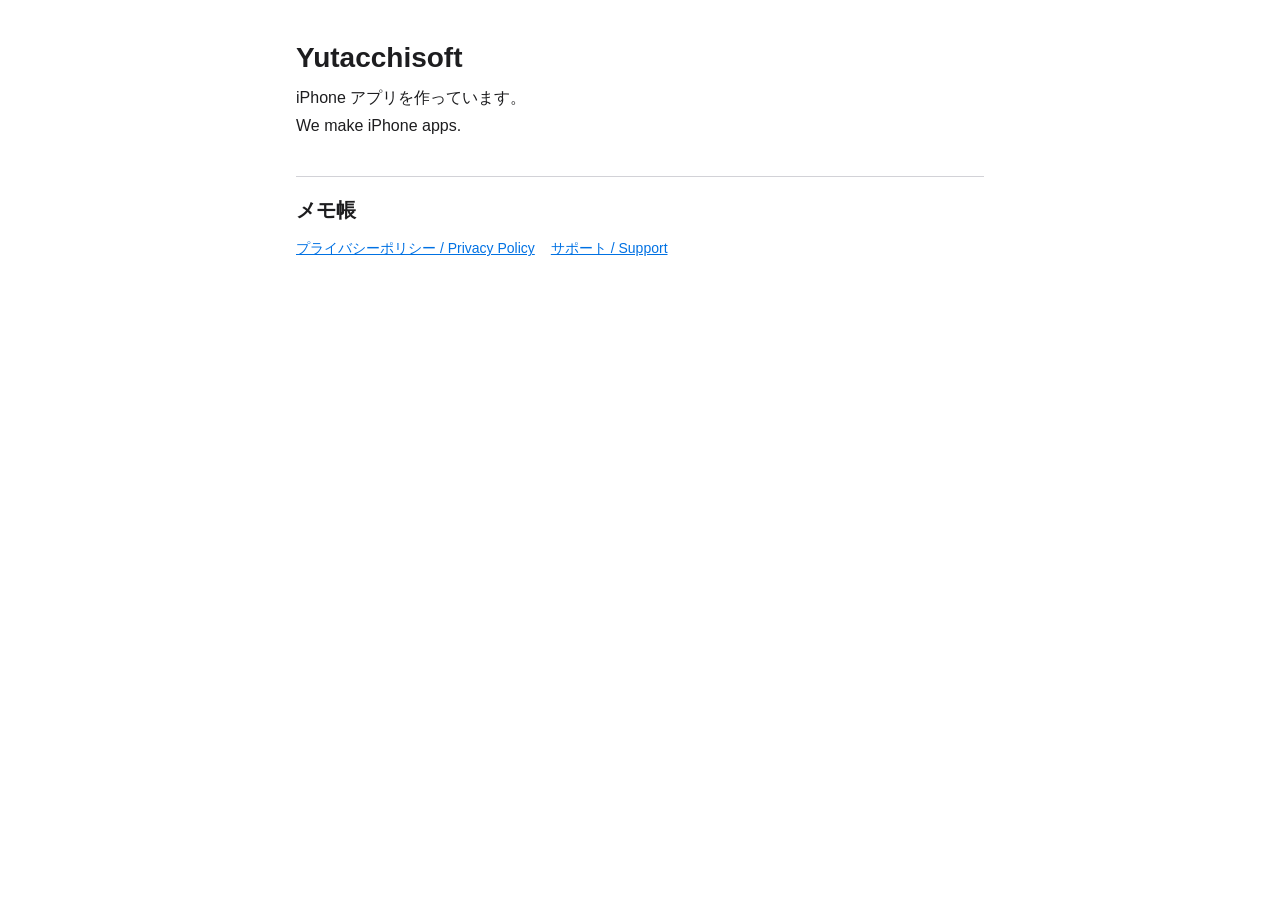
<file: index.html>
<!doctype html>
<html lang="ja">
<head>
<meta charset="utf-8">
<meta name="viewport" content="width=device-width, initial-scale=1">
<title>Yutacchisoft</title>
<link rel="stylesheet" href="style.css">
</head>
<body>
<main>
<h1>Yutacchisoft</h1>
<p>iPhone アプリを作っています。<br>We make iPhone apps.</p>
<h2>メモ帳</h2>
<nav><a href="memoapp/privacy.html">プライバシーポリシー / Privacy Policy</a><a href="memoapp/support.html">サポート / Support</a></nav>
</main>
</body>
</html>
</file>
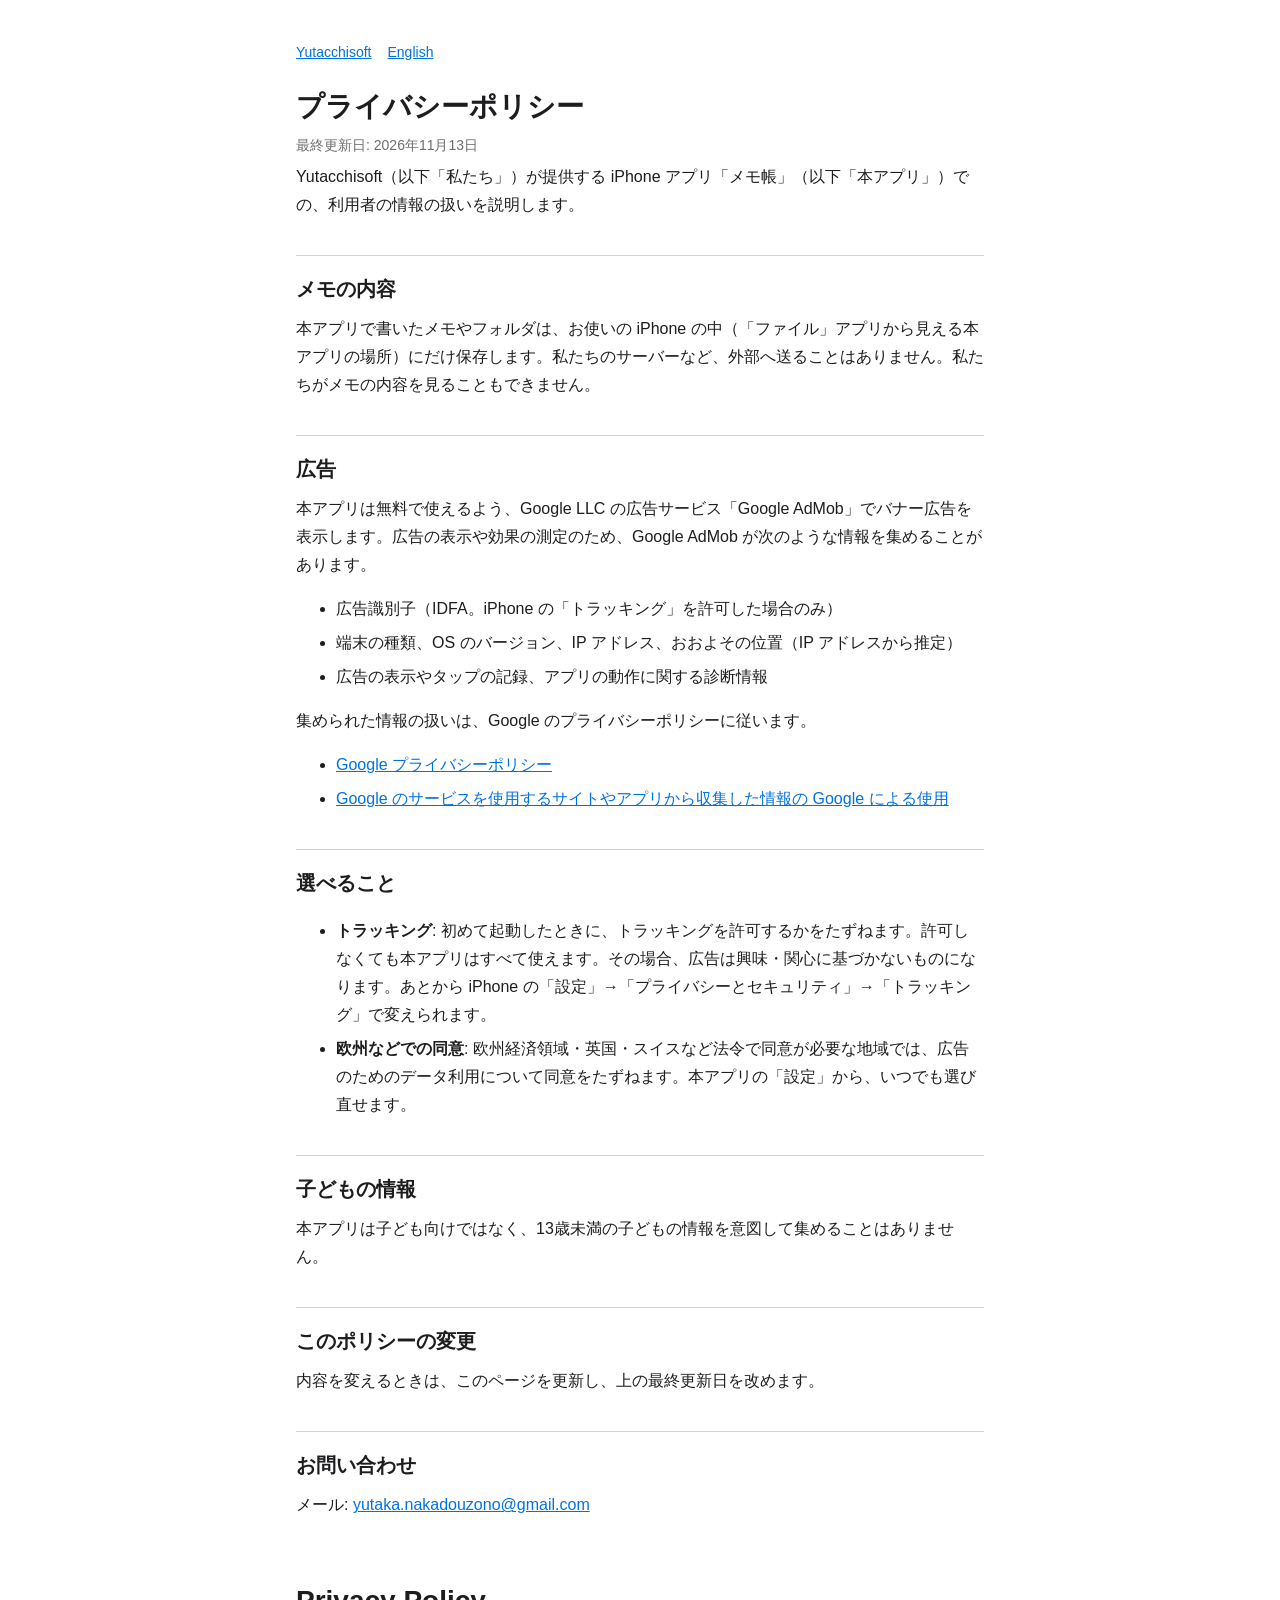
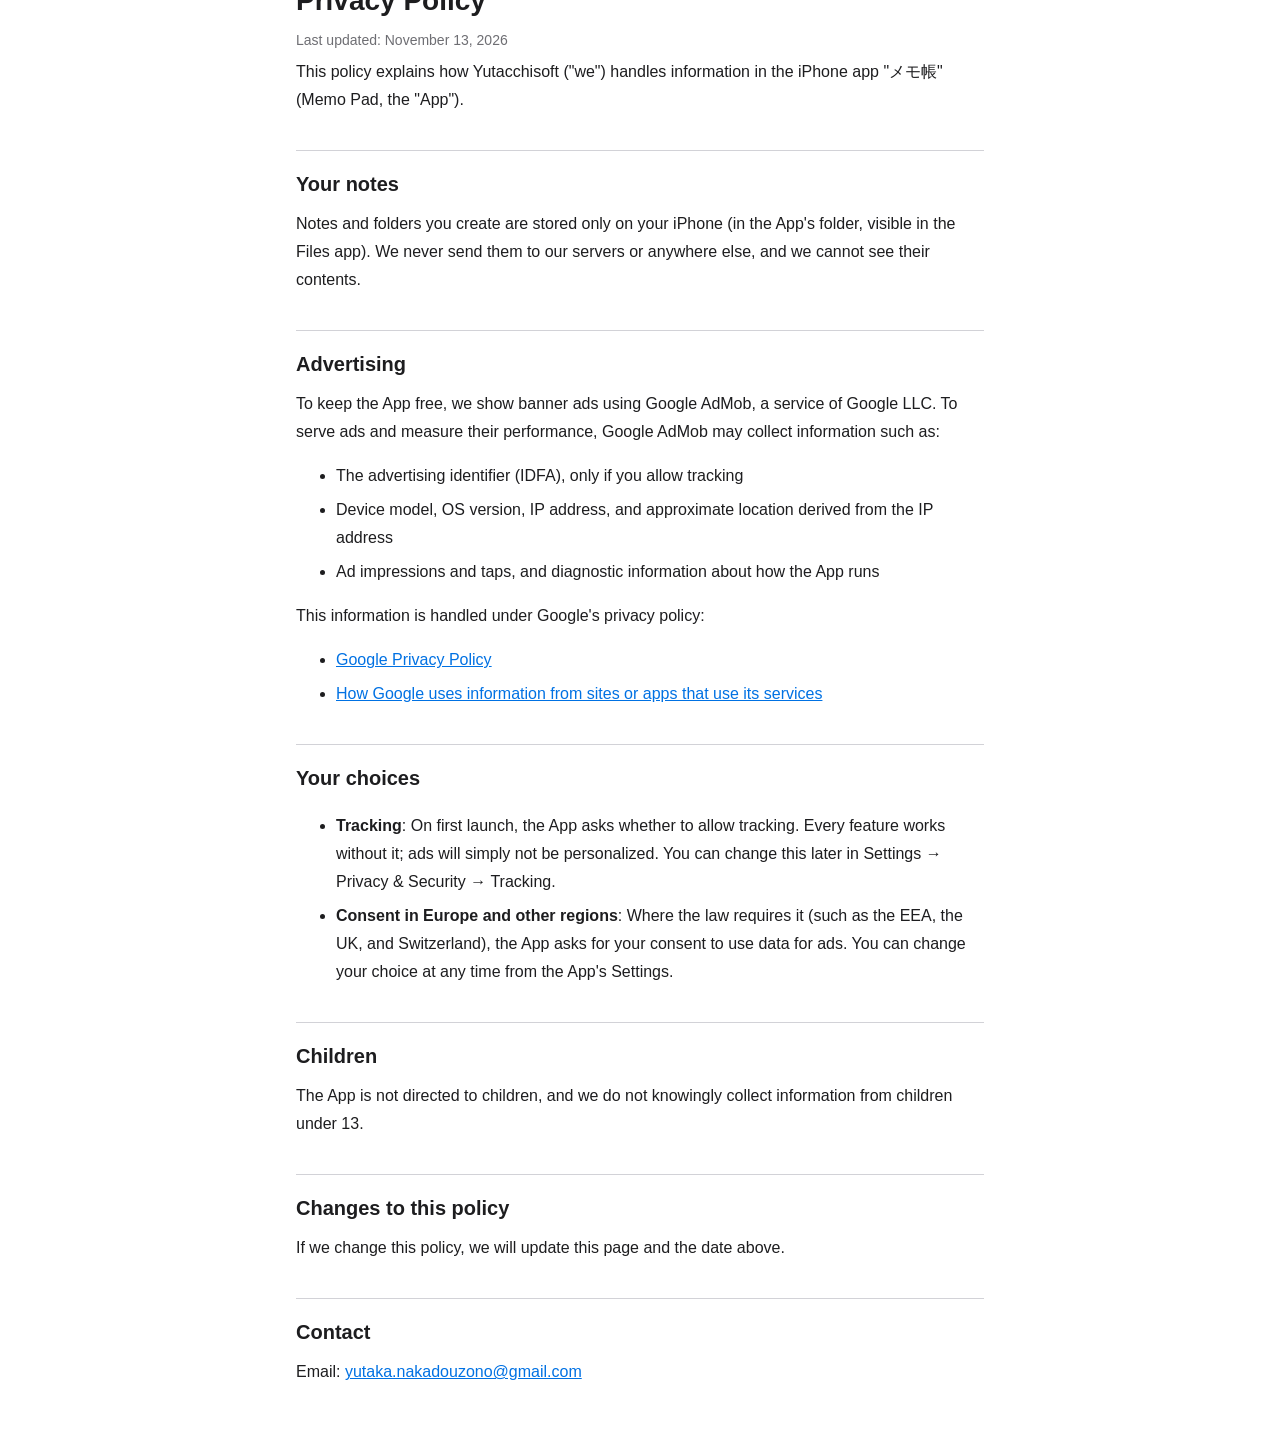
<file: memoapp/privacy.html>
<!doctype html>
<html lang="ja">
<head>
<meta charset="utf-8">
<meta name="viewport" content="width=device-width, initial-scale=1">
<title>プライバシーポリシー</title>
<link rel="stylesheet" href="../style.css">
</head>
<body>
<main>
<nav><a href="../index.html">Yutacchisoft</a><a href="#en">English</a></nav>
<h1>プライバシーポリシー</h1>
<p class="muted">最終更新日: 2026年11月13日</p>
<p>Yutacchisoft（以下「私たち」）が提供する iPhone アプリ「メモ帳」（以下「本アプリ」）での、利用者の情報の扱いを説明します。</p>

<h2>メモの内容</h2>
<p>本アプリで書いたメモやフォルダは、お使いの iPhone の中（「ファイル」アプリから見える本アプリの場所）にだけ保存します。私たちのサーバーなど、外部へ送ることはありません。私たちがメモの内容を見ることもできません。</p>

<h2>広告</h2>
<p>本アプリは無料で使えるよう、Google LLC の広告サービス「Google AdMob」でバナー広告を表示します。広告の表示や効果の測定のため、Google AdMob が次のような情報を集めることがあります。</p>
<ul>
<li>広告識別子（IDFA。iPhone の「トラッキング」を許可した場合のみ）</li>
<li>端末の種類、OS のバージョン、IP アドレス、おおよその位置（IP アドレスから推定）</li>
<li>広告の表示やタップの記録、アプリの動作に関する診断情報</li>
</ul>
<p>集められた情報の扱いは、Google のプライバシーポリシーに従います。</p>
<ul>
<li><a href="https://policies.google.com/privacy">Google プライバシーポリシー</a></li>
<li><a href="https://policies.google.com/technologies/partner-sites">Google のサービスを使用するサイトやアプリから収集した情報の Google による使用</a></li>
</ul>

<h2>選べること</h2>
<ul>
<li><strong>トラッキング</strong>: 初めて起動したときに、トラッキングを許可するかをたずねます。許可しなくても本アプリはすべて使えます。その場合、広告は興味・関心に基づかないものになります。あとから iPhone の「設定」→「プライバシーとセキュリティ」→「トラッキング」で変えられます。</li>
<li><strong>欧州などでの同意</strong>: 欧州経済領域・英国・スイスなど法令で同意が必要な地域では、広告のためのデータ利用について同意をたずねます。本アプリの「設定」から、いつでも選び直せます。</li>
</ul>

<h2>子どもの情報</h2>
<p>本アプリは子ども向けではなく、13歳未満の子どもの情報を意図して集めることはありません。</p>

<h2>このポリシーの変更</h2>
<p>内容を変えるときは、このページを更新し、上の最終更新日を改めます。</p>

<h2>お問い合わせ</h2>
<p>メール: <a href="mailto:yutaka.nakadouzono@gmail.com">yutaka.nakadouzono@gmail.com</a></p>

<h1 id="en" style="margin-top:64px">Privacy Policy</h1>
<p class="muted">Last updated: November 13, 2026</p>
<p>This policy explains how Yutacchisoft ("we") handles information in the iPhone app "メモ帳" (Memo Pad, the "App").</p>

<h2>Your notes</h2>
<p>Notes and folders you create are stored only on your iPhone (in the App's folder, visible in the Files app). We never send them to our servers or anywhere else, and we cannot see their contents.</p>

<h2>Advertising</h2>
<p>To keep the App free, we show banner ads using Google AdMob, a service of Google LLC. To serve ads and measure their performance, Google AdMob may collect information such as:</p>
<ul>
<li>The advertising identifier (IDFA), only if you allow tracking</li>
<li>Device model, OS version, IP address, and approximate location derived from the IP address</li>
<li>Ad impressions and taps, and diagnostic information about how the App runs</li>
</ul>
<p>This information is handled under Google's privacy policy:</p>
<ul>
<li><a href="https://policies.google.com/privacy">Google Privacy Policy</a></li>
<li><a href="https://policies.google.com/technologies/partner-sites">How Google uses information from sites or apps that use its services</a></li>
</ul>

<h2>Your choices</h2>
<ul>
<li><strong>Tracking</strong>: On first launch, the App asks whether to allow tracking. Every feature works without it; ads will simply not be personalized. You can change this later in Settings → Privacy &amp; Security → Tracking.</li>
<li><strong>Consent in Europe and other regions</strong>: Where the law requires it (such as the EEA, the UK, and Switzerland), the App asks for your consent to use data for ads. You can change your choice at any time from the App's Settings.</li>
</ul>

<h2>Children</h2>
<p>The App is not directed to children, and we do not knowingly collect information from children under 13.</p>

<h2>Changes to this policy</h2>
<p>If we change this policy, we will update this page and the date above.</p>

<h2>Contact</h2>
<p>Email: <a href="mailto:yutaka.nakadouzono@gmail.com">yutaka.nakadouzono@gmail.com</a></p>
</main>
</body>
</html>
</file>
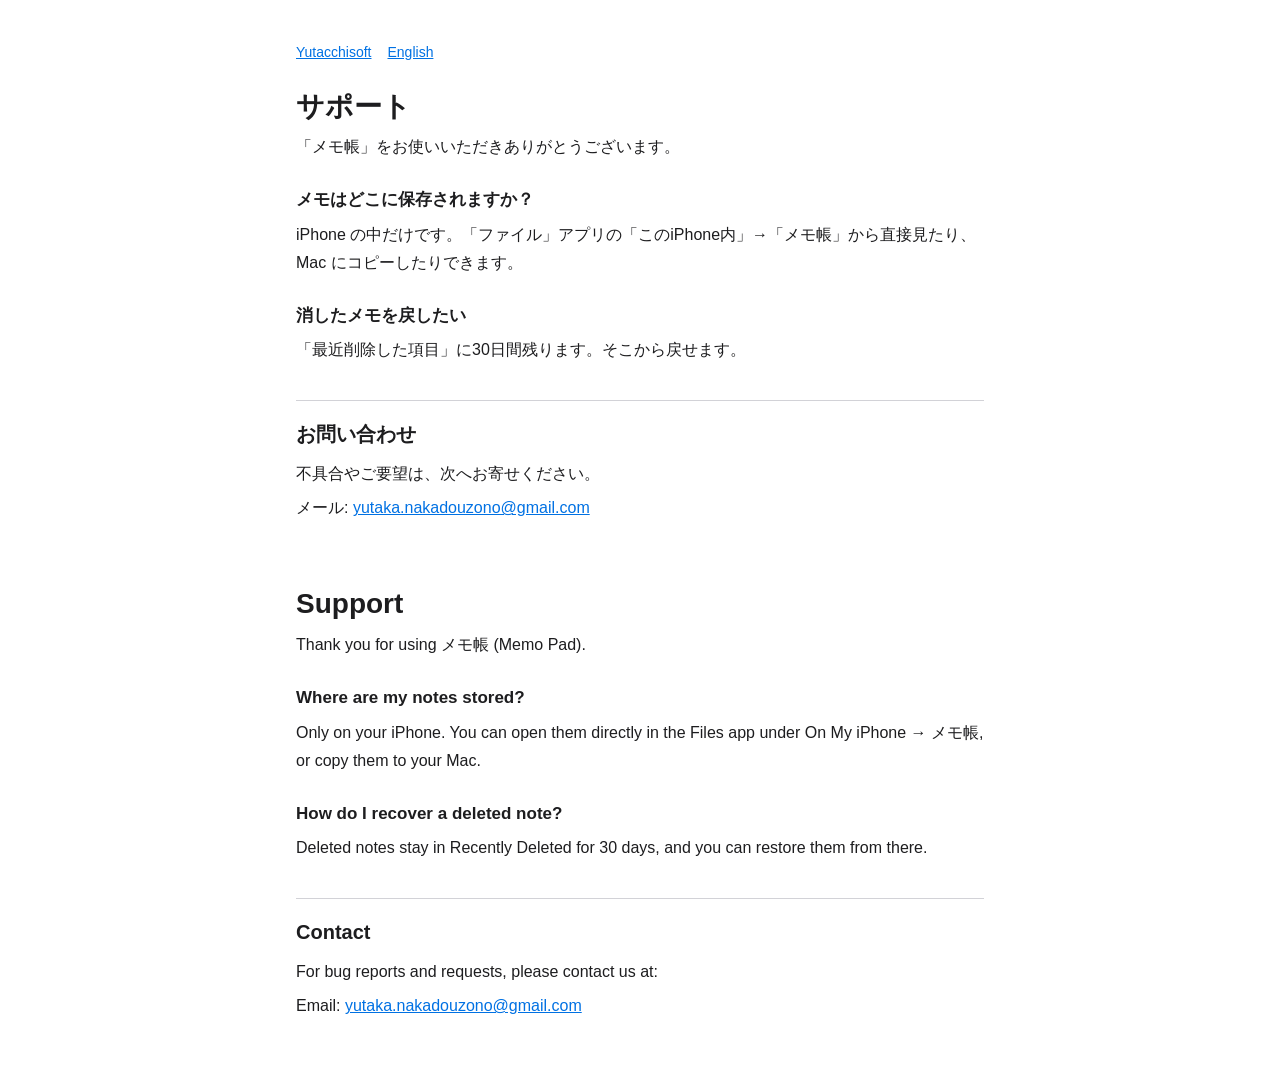
<file: memoapp/support.html>
<!doctype html>
<html lang="ja">
<head>
<meta charset="utf-8">
<meta name="viewport" content="width=device-width, initial-scale=1">
<title>サポート</title>
<link rel="stylesheet" href="../style.css">
</head>
<body>
<main>
<nav><a href="../index.html">Yutacchisoft</a><a href="#en">English</a></nav>
<h1>サポート</h1>
<p>「メモ帳」をお使いいただきありがとうございます。</p>
<h3>メモはどこに保存されますか？</h3>
<p>iPhone の中だけです。「ファイル」アプリの「このiPhone内」→「メモ帳」から直接見たり、Mac にコピーしたりできます。</p>
<h3>消したメモを戻したい</h3>
<p>「最近削除した項目」に30日間残ります。そこから戻せます。</p>
<h2>お問い合わせ</h2>
<p>不具合やご要望は、次へお寄せください。</p>
<p>メール: <a href="mailto:yutaka.nakadouzono@gmail.com">yutaka.nakadouzono@gmail.com</a></p>

<h1 id="en" style="margin-top:64px">Support</h1>
<p>Thank you for using メモ帳 (Memo Pad).</p>
<h3>Where are my notes stored?</h3>
<p>Only on your iPhone. You can open them directly in the Files app under On My iPhone → メモ帳, or copy them to your Mac.</p>
<h3>How do I recover a deleted note?</h3>
<p>Deleted notes stay in Recently Deleted for 30 days, and you can restore them from there.</p>
<h2>Contact</h2>
<p>For bug reports and requests, please contact us at:</p>
<p>Email: <a href="mailto:yutaka.nakadouzono@gmail.com">yutaka.nakadouzono@gmail.com</a></p>
</main>
</body>
</html>
</file>
<file: style.css>
:root { --bg: #ffffff; --fg: #1d1d1f; --muted: #6e6e73; --line: #d2d2d7; --accent: #0071e3; }
@media (prefers-color-scheme: dark) {
  :root { --bg: #000000; --fg: #f5f5f7; --muted: #a1a1a6; --line: #424245; --accent: #2997ff; }
}
* { box-sizing: border-box; }
body { margin: 0; background: var(--bg); color: var(--fg);
  font: 16px/1.75 -apple-system, BlinkMacSystemFont, "Hiragino Sans", "Helvetica Neue", sans-serif; }
main { max-width: 720px; margin: 0 auto; padding: 40px 16px 64px; }
h1 { font-size: 28px; line-height: 1.3; margin: 0 0 8px; }
h2 { font-size: 20px; margin: 36px 0 8px; padding-top: 16px; border-top: 1px solid var(--line); }
h3 { font-size: 17px; margin: 24px 0 4px; }
p, li { margin: 6px 0; }
a { color: var(--accent); }
.muted { color: var(--muted); font-size: 14px; }
nav { margin: 0 0 24px; font-size: 14px; }
nav a { margin-right: 16px; }
</file>
